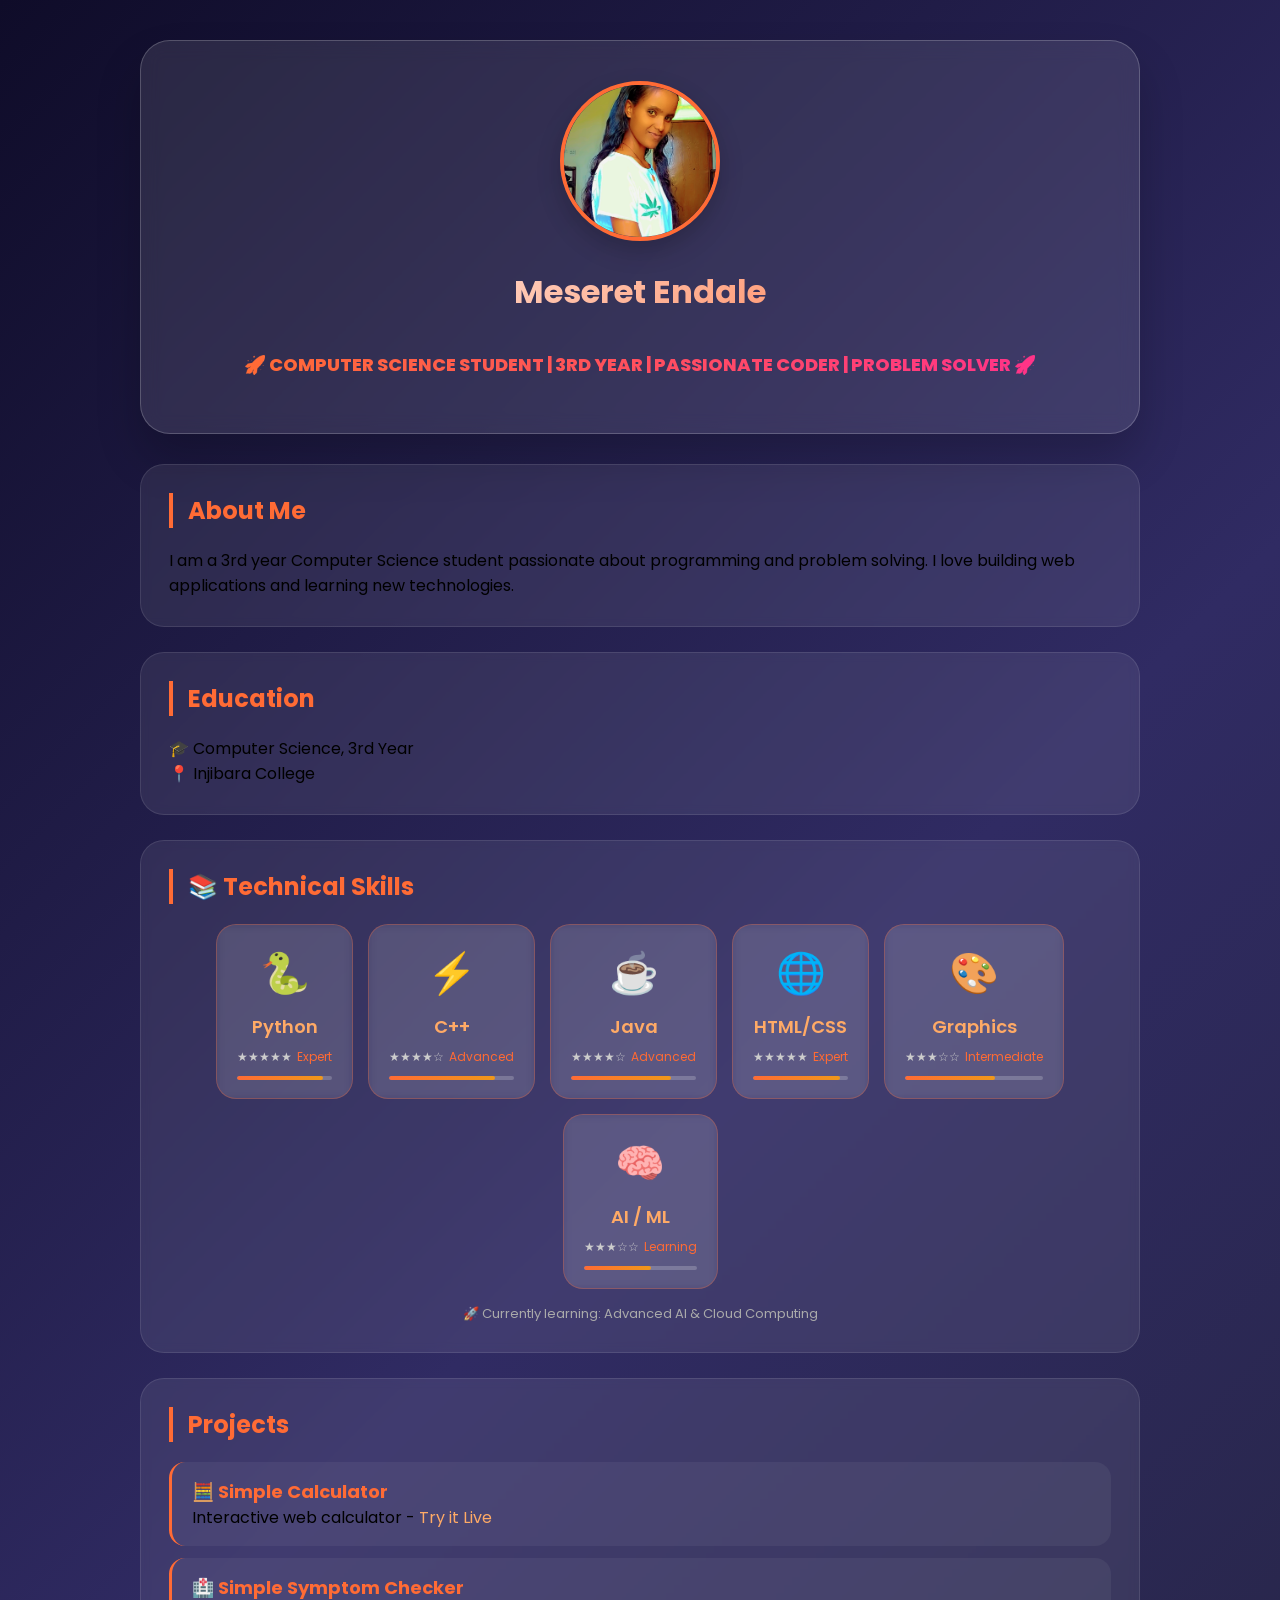
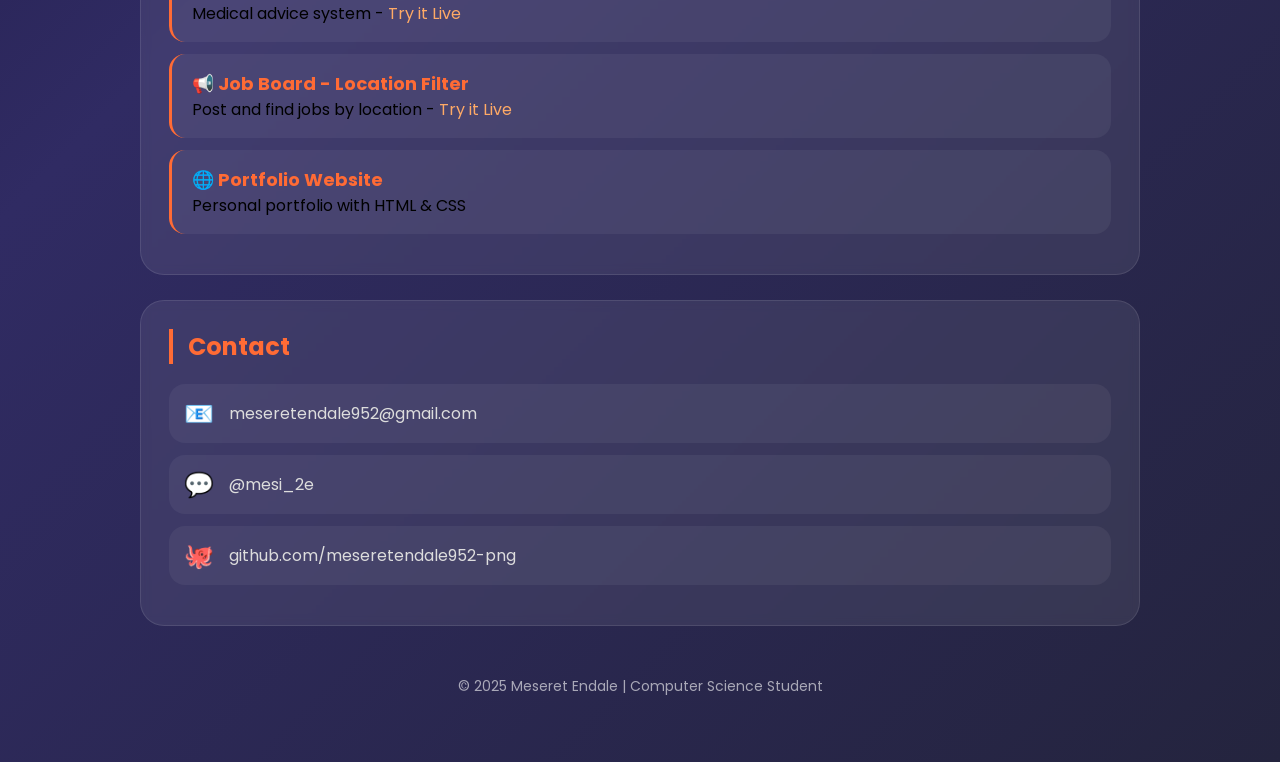
<file: index.html>
<!DOCTYPE html>
<html>
<head>
    <title>Meseret Endale | CS Portfolio</title>
    <meta name="viewport" content="width=device-width, initial-scale=1">
    <link href="https://fonts.googleapis.com/css2?family=Poppins:wght@300;400;500;600;700&display=swap" rel="stylesheet">
    <link rel="stylesheet" href="style.css">
</head>
<body>
    <div class="container">
        <div class="profile-card">
            <img src="profile.jpg" alt="Meseret" class="profile-img" onerror="this.src='https://via.placeholder.com/160'">
            <h1>Meseret Endale</h1>
            <div class="marquee">
                <span>🚀 COMPUTER SCIENCE STUDENT | 3RD YEAR | PASSIONATE CODER | PROBLEM SOLVER 🚀</span>
            </div>
        </div>

        <div class="card">
            <h2>About Me</h2>
            <p>I am a 3rd year Computer Science student passionate about programming and problem solving. I love building web applications and learning new technologies.</p>
        </div>

        <div class="card">
            <h2>Education</h2>
            <p>🎓 Computer Science, 3rd Year</p>
            <p>📍 Injibara College</p>
        </div>

        <div class="card">
            <h2>📚 Technical Skills</h2>
            <div class="skills-container">
                <div class="skill-card">
                    <span class="skill-icon">🐍</span>
                    <div class="skill-name">Python</div>
                    <div class="skill-level">★★★★★ <span>Expert</span></div>
                    <div class="progress-bar"><div class="progress-fill" style="width: 90%"></div></div>
                </div>
                
                <div class="skill-card">
                    <span class="skill-icon">⚡</span>
                    <div class="skill-name">C++</div>
                    <div class="skill-level">★★★★☆ <span>Advanced</span></div>
                    <div class="progress-bar"><div class="progress-fill" style="width: 85%"></div></div>
                </div>
                
                <div class="skill-card">
                    <span class="skill-icon">☕</span>
                    <div class="skill-name">Java</div>
                    <div class="skill-level">★★★★☆ <span>Advanced</span></div>
                    <div class="progress-bar"><div class="progress-fill" style="width: 80%"></div></div>
                </div>
                
                <div class="skill-card">
                    <span class="skill-icon">🌐</span>
                    <div class="skill-name">HTML/CSS</div>
                    <div class="skill-level">★★★★★ <span>Expert</span></div>
                    <div class="progress-bar"><div class="progress-fill" style="width: 92%"></div></div>
                </div>
                
                <div class="skill-card">
                    <span class="skill-icon">🎨</span>
                    <div class="skill-name">Graphics</div>
                    <div class="skill-level">★★★☆☆ <span>Intermediate</span></div>
                    <div class="progress-bar"><div class="progress-fill" style="width: 65%"></div></div>
                </div>
                
                <div class="skill-card">
                    <span class="skill-icon">🧠</span>
                    <div class="skill-name">AI / ML</div>
                    <div class="skill-level">★★★☆☆ <span>Learning</span></div>
                    <div class="progress-bar"><div class="progress-fill" style="width: 60%"></div></div>
                </div>
            </div>
            <div style="margin-top: 15px; text-align: center; color: #aaa; font-size: 13px;">
                🚀 Currently learning: Advanced AI & Cloud Computing
            </div>
        </div>

        <div class="card">
            <h2>Projects</h2>
            <div class="project-item">
                <strong>🧮 Simple Calculator</strong>
                <div>Interactive web calculator - <a href="calculator.html">Try it Live</a></div>
            </div>
            <div class="project-item">
                <strong>🏥 Simple Symptom Checker</strong>
                <div>Medical advice system - <a href="symptom-checker.html">Try it Live</a></div>
            </div>
            <div class="project-item">
                <strong>📢 Job Board - Location Filter</strong>
                <div>Post and find jobs by location - <a href="jobs-location.html">Try it Live</a></div>
            </div>
            <div class="project-item">
                <strong>🌐 Portfolio Website</strong>
                <div>Personal portfolio with HTML & CSS</div>
            </div>
        </div>

        <div class="card">
            <h2>Contact</h2>
            <div class="contact-item">
                <span>📧</span>
                <a href="mailto:meseretendale952@gmail.com">meseretendale952@gmail.com</a>
            </div>
            <div class="contact-item">
                <span>💬</span>
                <a href="https://t.me/mesi_2e">@mesi_2e</a>
            </div>
            <div class="contact-item">
                <span>🐙</span>
                <a href="https://github.com/meseretendale952-png">github.com/meseretendale952-png</a>
            </div>
        </div>

        <div class="footer">
            <p>© 2025 Meseret Endale | Computer Science Student</p>
        </div>
    </div>
</body>
</html>
</file>
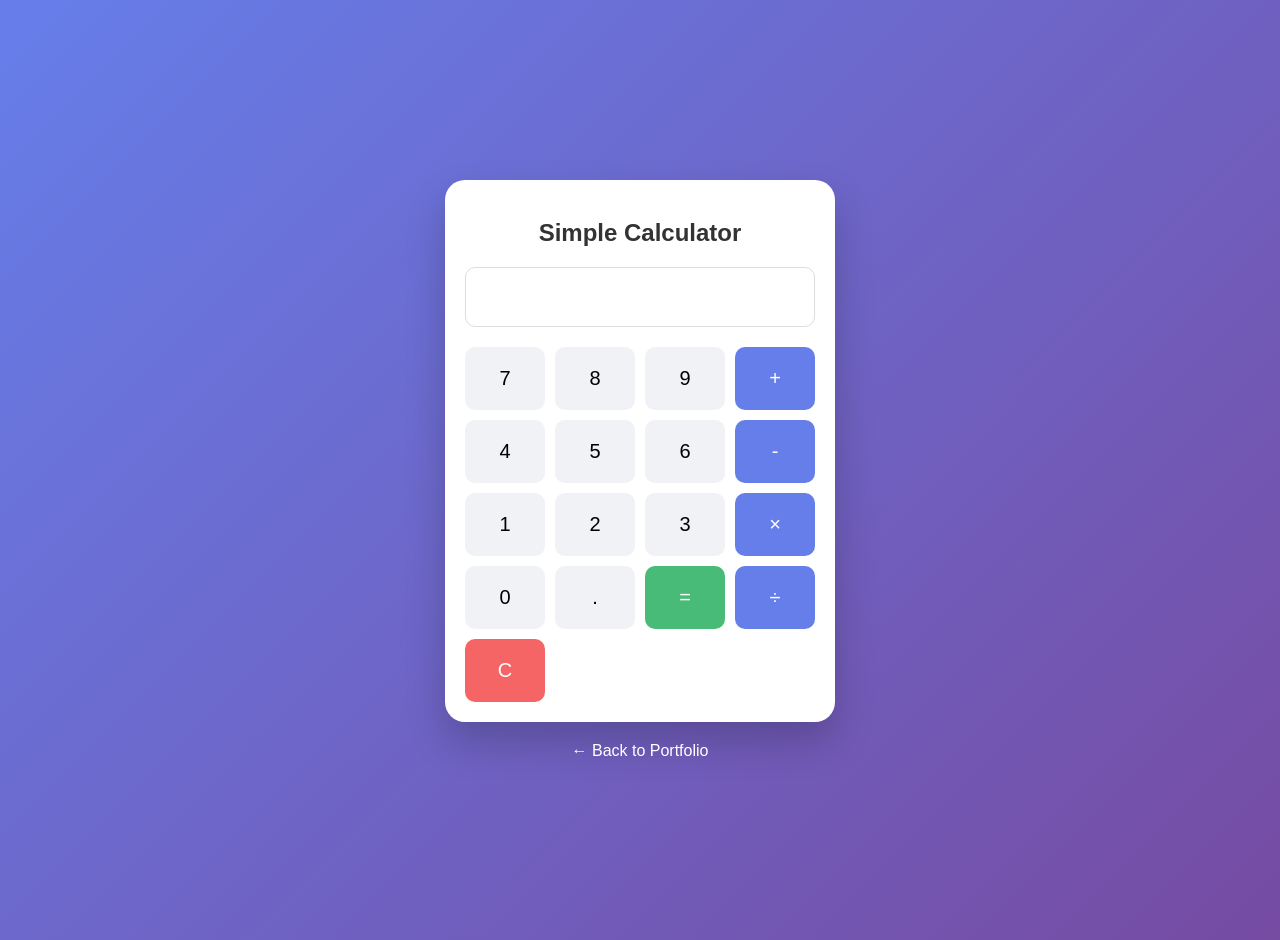
<file: calculator.html>
<!DOCTYPE html>
<html>
<head>
    <title>Calculator - Meseret</title>
    <style>
        body {
            font-family: Arial, sans-serif;
            display: flex;
            justify-content: center;
            align-items: center;
            min-height: 100vh;
            background: linear-gradient(135deg, #667eea 0%, #764ba2 100%);
            margin: 0;
            padding: 20px;
        }
        .calculator {
            background: white;
            border-radius: 20px;
            padding: 20px;
            box-shadow: 0 20px 40px rgba(0,0,0,0.2);
            max-width: 350px;
            width: 100%;
        }
        h2 {
            text-align: center;
            color: #333;
            margin-bottom: 20px;
        }
        #display {
            width: 100%;
            height: 60px;
            font-size: 28px;
            text-align: right;
            padding: 10px;
            border: 1px solid #ddd;
            border-radius: 10px;
            margin-bottom: 20px;
            box-sizing: border-box;
        }
        .buttons {
            display: grid;
            grid-template-columns: repeat(4, 1fr);
            gap: 10px;
        }
        button {
            padding: 20px;
            font-size: 20px;
            border: none;
            border-radius: 10px;
            cursor: pointer;
            background: #f0f2f5;
            transition: 0.3s;
        }
        button:hover {
            background: #e0e2e5;
        }
        .operator {
            background: #667eea;
            color: white;
        }
        .operator:hover {
            background: #5a67d8;
        }
        .equals {
            background: #48bb78;
            color: white;
        }
        .equals:hover {
            background: #38a169;
        }
        .clear {
            background: #f56565;
            color: white;
        }
        .clear:hover {
            background: #e53e3e;
        }
        .back-link {
            text-align: center;
            margin-top: 20px;
        }
        .back-link a {
            color: white;
            text-decoration: none;
        }
    </style>
</head>
<body>
    <div>
        <div class="calculator">
            <h2>Simple Calculator</h2>
            <input type="text" id="display" readonly>
            <div class="buttons">
                <button onclick="appendNumber('7')">7</button>
                <button onclick="appendNumber('8')">8</button>
                <button onclick="appendNumber('9')">9</button>
                <button class="operator" onclick="setOperator('+')">+</button>
                
                <button onclick="appendNumber('4')">4</button>
                <button onclick="appendNumber('5')">5</button>
                <button onclick="appendNumber('6')">6</button>
                <button class="operator" onclick="setOperator('-')">-</button>
                
                <button onclick="appendNumber('1')">1</button>
                <button onclick="appendNumber('2')">2</button>
                <button onclick="appendNumber('3')">3</button>
                <button class="operator" onclick="setOperator('*')">×</button>
                
                <button onclick="appendNumber('0')">0</button>
                <button onclick="appendNumber('.')">.</button>
                <button class="equals" onclick="calculate()">=</button>
                <button class="operator" onclick="setOperator('/')">÷</button>
                
                <button class="clear" onclick="clearDisplay()">C</button>
            </div>
        </div>
        <div class="back-link">
            <a href="https://meseretendale952-png.github.io/Portfolio">← Back to Portfolio</a>
        </div>
    </div>

    <script>
        let display = document.getElementById('display');
        let currentNumber = '';
        let previousNumber = '';
        let operation = null;

        function appendNumber(num) {
            currentNumber += num;
            display.value = currentNumber;
        }

        function setOperator(op) {
            if (currentNumber === '') return;
            if (previousNumber !== '') calculate();
            operation = op;
            previousNumber = currentNumber;
            currentNumber = '';
        }

        function calculate() {
            if (previousNumber === '' || currentNumber === '' || operation === null) return;
            
            let result;
            let prev = parseFloat(previousNumber);
            let curr = parseFloat(currentNumber);
            
            switch(operation) {
                case '+': result = prev + curr; break;
                case '-': result = prev - curr; break;
                case '*': result = prev * curr; break;
                case '/': result = prev / curr; break;
                default: return;
            }
            
            display.value = result;
            currentNumber = result.toString();
            previousNumber = '';
            operation = null;
        }

        function clearDisplay() {
            currentNumber = '';
            previousNumber = '';
            operation = null;
            display.value = '';
        }
    </script>
</body>
</html>
</file>
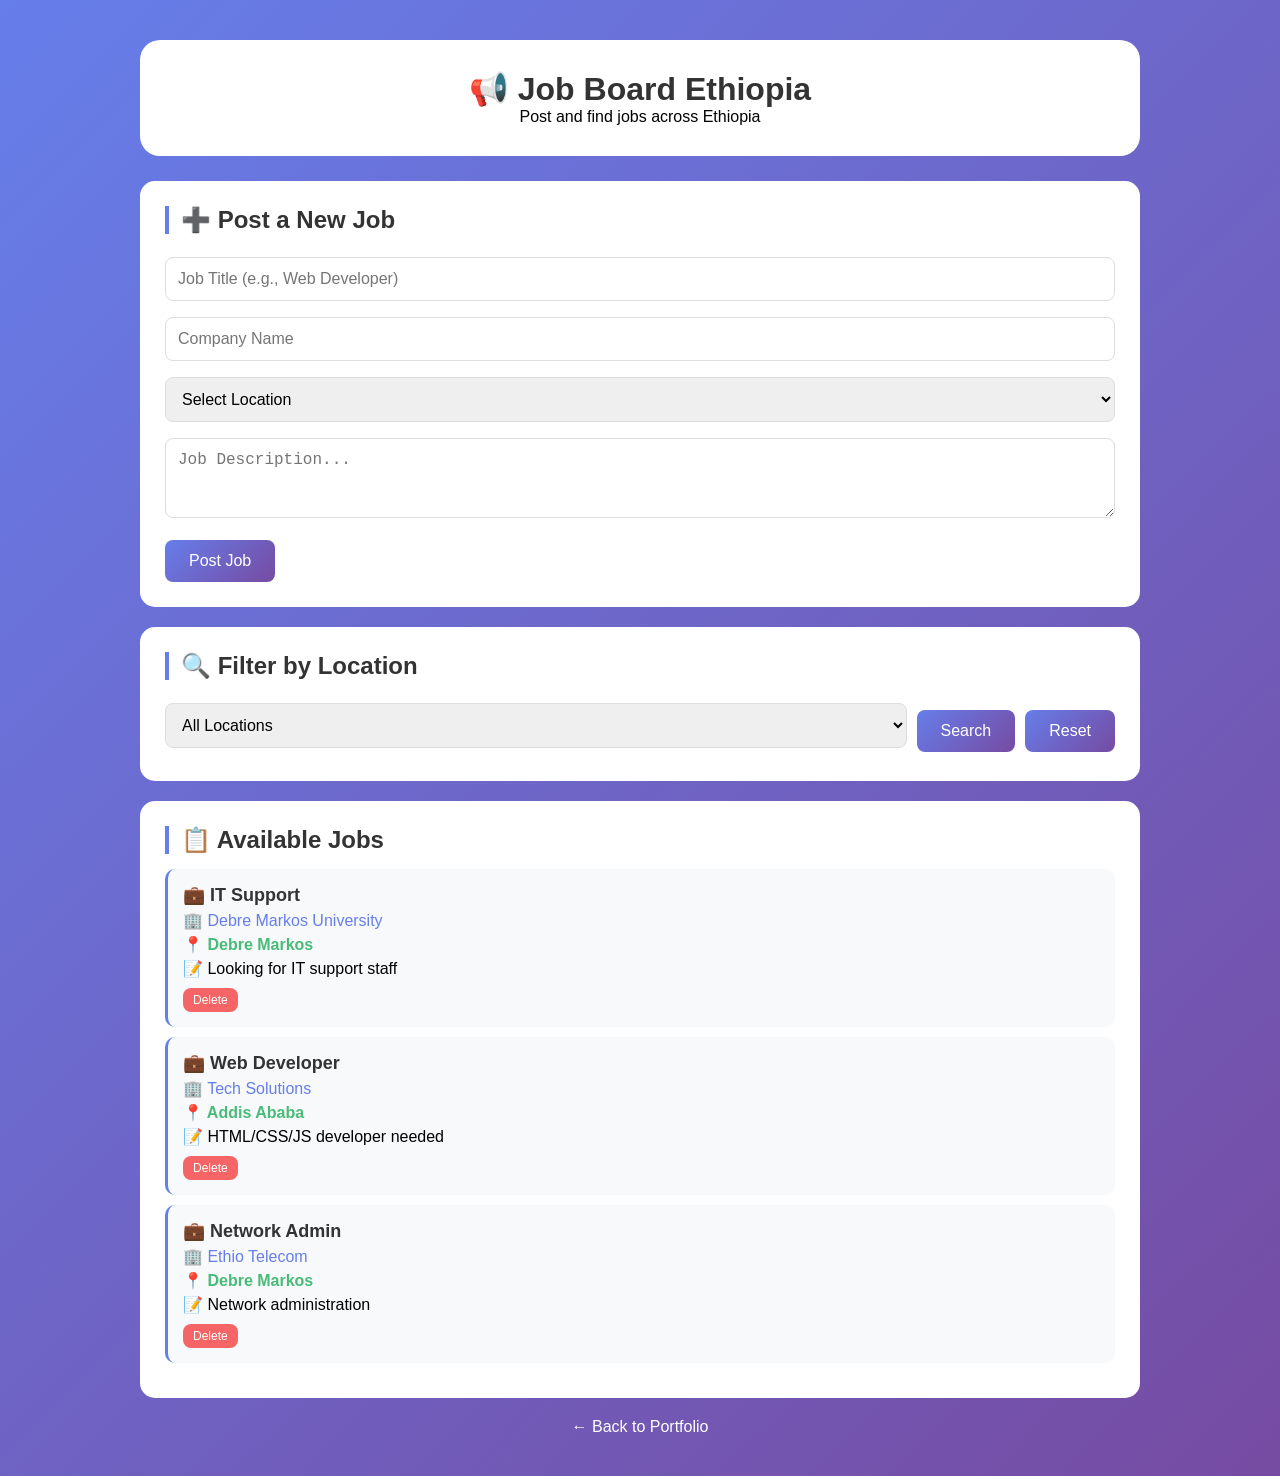
<file: jobs-location.html>
<!DOCTYPE html>
<html>
<head>
    <title>Job Board - Meseret</title>
    <meta name="viewport" content="width=device-width, initial-scale=1">
    <style>
        * {
            margin: 0;
            padding: 0;
            box-sizing: border-box;
        }
        body {
            font-family: 'Segoe UI', Arial, sans-serif;
            background: linear-gradient(135deg, #667eea 0%, #764ba2 100%);
            padding: 40px 20px;
        }
        .container {
            max-width: 1000px;
            margin: 0 auto;
        }
        .header {
            background: white;
            border-radius: 20px;
            padding: 30px;
            text-align: center;
            margin-bottom: 25px;
        }
        h1 {
            color: #333;
        }
        .filter-card, .form-card, .jobs-card {
            background: white;
            border-radius: 15px;
            padding: 25px;
            margin-bottom: 20px;
        }
        h2 {
            color: #333;
            margin-bottom: 15px;
            border-left: 4px solid #667eea;
            padding-left: 12px;
        }
        input, textarea, select {
            width: 100%;
            padding: 12px;
            margin: 8px 0;
            border: 1px solid #ddd;
            border-radius: 8px;
            font-size: 16px;
        }
        button {
            background: linear-gradient(135deg, #667eea 0%, #764ba2 100%);
            color: white;
            padding: 12px 24px;
            border: none;
            border-radius: 8px;
            font-size: 16px;
            cursor: pointer;
            margin-top: 10px;
        }
        .job-item {
            background: #f8f9fa;
            padding: 15px;
            margin: 10px 0;
            border-radius: 10px;
            border-left: 3px solid #667eea;
        }
        .job-title {
            font-size: 18px;
            font-weight: bold;
            color: #333;
        }
        .job-company {
            color: #667eea;
            margin: 5px 0;
        }
        .job-location {
            color: #48bb78;
            margin: 5px 0;
            font-weight: bold;
        }
        .delete-btn {
            background: #f56565;
            padding: 5px 10px;
            font-size: 12px;
        }
        .filter-row {
            display: flex;
            gap: 10px;
            align-items: center;
        }
        .filter-row select {
            flex: 1;
        }
        .back-link {
            text-align: center;
            margin-top: 20px;
        }
        .back-link a {
            color: white;
            text-decoration: none;
        }
        .no-jobs {
            color: #999;
            text-align: center;
            padding: 20px;
        }
    </style>
</head>
<body>
    <div class="container">
        <div class="header">
            <h1>📢 Job Board Ethiopia</h1>
            <p>Post and find jobs across Ethiopia</p>
        </div>

        <!-- Post Job Form -->
        <div class="form-card">
            <h2>➕ Post a New Job</h2>
            <input type="text" id="jobTitle" placeholder="Job Title (e.g., Web Developer)">
            <input type="text" id="company" placeholder="Company Name">
            <select id="location">
                <option value="">Select Location</option>
                <option value="Addis Ababa">🏙️ Addis Ababa</option>
                <option value="Debre Markos">📍 Debre Markos</option>
                <option value="Bahir Dar">🌊 Bahir Dar</option>
                <option value="Gondar">🏰 Gondar</option>
                <option value="Hawassa">🌳 Hawassa</option>
                <option value="Dire Dawa">🏢 Dire Dawa</option>
                <option value="Mekelle">⛰️ Mekelle</option>
                <option value="Jimma">🍎 Jimma</option>
                <option value="Other">📍 Other</option>
            </select>
            <textarea id="description" rows="3" placeholder="Job Description..."></textarea>
            <button onclick="addJob()">Post Job</button>
        </div>

        <!-- Filter by Location -->
        <div class="filter-card">
            <h2>🔍 Filter by Location</h2>
            <div class="filter-row">
                <select id="filterLocation">
                    <option value="all">All Locations</option>
                    <option value="Addis Ababa">🏙️ Addis Ababa</option>
                    <option value="Debre Markos">📍 Debre Markos</option>
                    <option value="Bahir Dar">🌊 Bahir Dar</option>
                    <option value="Gondar">🏰 Gondar</option>
                    <option value="Hawassa">🌳 Hawassa</option>
                    <option value="Dire Dawa">🏢 Dire Dawa</option>
                    <option value="Mekelle">⛰️ Mekelle</option>
                    <option value="Jimma">🍎 Jimma</option>
                </select>
                <button onclick="filterJobs()">Search</button>
                <button onclick="resetFilter()">Reset</button>
            </div>
        </div>

        <!-- Jobs List -->
        <div class="jobs-card">
            <h2>📋 Available Jobs</h2>
            <div id="jobsList"></div>
        </div>

        <div class="back-link">
            <a href="https://meseretendale952-png.github.io/Portfolio">← Back to Portfolio</a>
        </div>
    </div>

    <script>
        let jobs = [];
        let currentFilter = 'all';

        function loadJobs() {
            let saved = localStorage.getItem('jobBoardLocation');
            if(saved) {
                jobs = JSON.parse(saved);
            } else {
                // Sample jobs for Debre Markos
                jobs = [
                    {title: "IT Support", company: "Debre Markos University", location: "Debre Markos", desc: "Looking for IT support staff"},
                    {title: "Web Developer", company: "Tech Solutions", location: "Addis Ababa", desc: "HTML/CSS/JS developer needed"},
                    {title: "Network Admin", company: "Ethio Telecom", location: "Debre Markos", desc: "Network administration"}
                ];
                saveJobs();
            }
            filterJobs();
        }

        function saveJobs() {
            localStorage.setItem('jobBoardLocation', JSON.stringify(jobs));
        }

        function displayJobs(filteredJobs) {
            let jobsList = document.getElementById('jobsList');
            jobsList.innerHTML = '';
            
            if(filteredJobs.length === 0) {
                jobsList.innerHTML = '<div class="no-jobs">❌ No jobs found in this location</div>';
                return;
            }
            
            for(let i = 0; i < jobs.length; i++) {
                if(currentFilter !== 'all' && jobs[i].location !== currentFilter) {
                    continue;
                }
                jobsList.innerHTML += `
                    <div class="job-item">
                        <div class="job-title">💼 ${jobs[i].title}</div>
                        <div class="job-company">🏢 ${jobs[i].company}</div>
                        <div class="job-location">📍 ${jobs[i].location}</div>
                        <div class="job-desc">📝 ${jobs[i].desc}</div>
                        <button class="delete-btn" onclick="deleteJob(${i})">Delete</button>
                    </div>
                `;
            }
        }

        function filterJobs() {
            let filter = document.getElementById('filterLocation').value;
            currentFilter = filter;
            
            let filtered = jobs.filter(job => {
                if(filter === 'all') return true;
                return job.location === filter;
            });
            
            let jobsList = document.getElementById('jobsList');
            jobsList.innerHTML = '';
            
            if(filtered.length === 0) {
                jobsList.innerHTML = '<div class="no-jobs">❌ No jobs found in ' + filter + '</div>';
                return;
            }
            
            for(let i = 0; i < jobs.length; i++) {
                if(currentFilter !== 'all' && jobs[i].location !== currentFilter) {
                    continue;
                }
                jobsList.innerHTML += `
                    <div class="job-item">
                        <div class="job-title">💼 ${jobs[i].title}</div>
                        <div class="job-company">🏢 ${jobs[i].company}</div>
                        <div class="job-location">📍 ${jobs[i].location}</div>
                        <div class="job-desc">📝 ${jobs[i].desc}</div>
                        <button class="delete-btn" onclick="deleteJob(${i})">Delete</button>
                    </div>
                `;
            }
        }

        function resetFilter() {
            document.getElementById('filterLocation').value = 'all';
            currentFilter = 'all';
            filterJobs();
        }

        function addJob() {
            let title = document.getElementById('jobTitle').value;
            let company = document.getElementById('company').value;
            let location = document.getElementById('location').value;
            let desc = document.getElementById('description').value;
            
            if(title === '' || company === '' || location === '' || desc === '') {
                alert('Please fill all fields!');
                return;
            }
            
            jobs.push({title: title, company: company, location: location, desc: desc});
            saveJobs();
            filterJobs();
            
            document.getElementById('jobTitle').value = '';
            document.getElementById('company').value = '';
            document.getElementById('location').value = '';
            document.getElementById('description').value = '';
        }

        function deleteJob(index) {
            jobs.splice(index, 1);
            saveJobs();
            filterJobs();
        }

        loadJobs();
    </script>
</body>
</html>
</file>
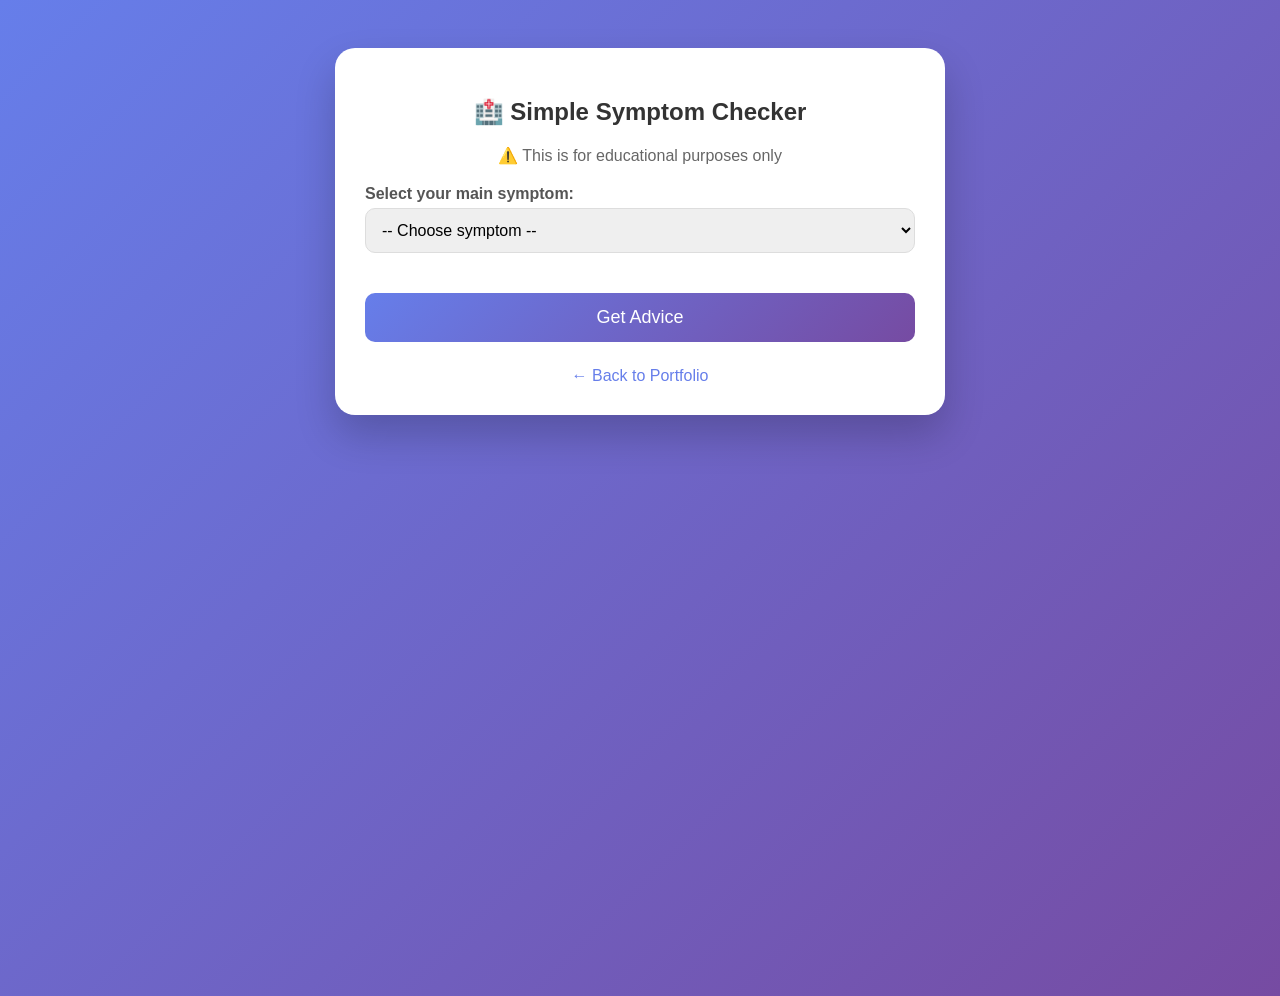
<file: symptom-checker.html>
<!DOCTYPE html>
<html>
<head>
    <title>Symptom Checker - Meseret</title>
    <style>
        body {
            font-family: 'Segoe UI', Arial, sans-serif;
            background: linear-gradient(135deg, #667eea 0%, #764ba2 100%);
            padding: 40px 20px;
            min-height: 100vh;
        }
        .container {
            max-width: 550px;
            margin: 0 auto;
            background: white;
            padding: 30px;
            border-radius: 20px;
            box-shadow: 0 20px 40px rgba(0,0,0,0.2);
        }
        h2 {
            color: #333;
            text-align: center;
            margin-bottom: 20px;
        }
        .symptom-box {
            margin: 20px 0;
        }
        label {
            display: block;
            margin: 15px 0 5px;
            font-weight: bold;
            color: #555;
        }
        select, input {
            width: 100%;
            padding: 12px;
            font-size: 16px;
            border: 1px solid #ddd;
            border-radius: 10px;
            box-sizing: border-box;
        }
        button {
            width: 100%;
            padding: 14px;
            background: linear-gradient(135deg, #667eea 0%, #764ba2 100%);
            color: white;
            border: none;
            border-radius: 10px;
            font-size: 18px;
            cursor: pointer;
            margin-top: 20px;
        }
        button:hover {
            opacity: 0.9;
        }
        .result {
            background: #f0f2f5;
            padding: 20px;
            border-radius: 10px;
            margin-top: 25px;
            display: none;
        }
        .result.show {
            display: block;
        }
        .advice {
            color: #333;
            line-height: 1.6;
        }
        .warning {
            background: #fff3cd;
            border-left: 4px solid #ffc107;
            padding: 10px;
            margin-top: 15px;
            border-radius: 5px;
        }
        .back-link {
            text-align: center;
            margin-top: 25px;
        }
        .back-link a {
            color: #667eea;
            text-decoration: none;
        }
    </style>
</head>
<body>
    <div class="container">
        <h2>🏥 Simple Symptom Checker</h2>
        <p style="text-align: center; color: #666;">⚠️ This is for educational purposes only</p>

        <div class="symptom-box">
            <label>Select your main symptom:</label>
            <select id="symptom">
                <option value="">-- Choose symptom --</option>
                <option value="fever">🤒 Fever</option>
                <option value="headache">🤕 Headache</option>
                <option value="cough">😷 Cough</option>
                <option value="stomach">🤢 Stomach pain</option>
                <option value="cold">🤧 Cold / Runny nose</option>
                <option value="sorethroat">😖 Sore throat</option>
            </select>
        </div>

        <button onclick="checkSymptom()">Get Advice</button>

        <div id="result" class="result">
            <div id="adviceText" class="advice"></div>
            <div class="warning">
                ⚠️ <strong>Disclaimer:</strong> This is not medical advice. Always consult a doctor.
            </div>
        </div>

        <div class="back-link">
            <a href="https://meseretendale952-png.github.io/Portfolio">← Back to Portfolio</a>
        </div>
    </div>

    <script>
        function checkSymptom() {
            let symptom = document.getElementById('symptom').value;
            let resultDiv = document.getElementById('result');
            let adviceText = document.getElementById('adviceText');

            let advice = '';

            if(symptom === 'fever') {
                advice = '💡 <strong>Advice for Fever:</strong><br><br>• Rest and drink plenty of water<br>• Take paracetamol if needed<br>• Use cool compress<br>• See doctor if fever lasts >3 days or is very high';
            }
            else if(symptom === 'headache') {
                advice = '💡 <strong>Advice for Headache:</strong><br><br>• Rest in a dark, quiet room<br>• Drink water (dehydration causes headaches)<br>• Apply cold compress to forehead<br>• See doctor if severe or persistent';
            }
            else if(symptom === 'cough') {
                advice = '💡 <strong>Advice for Cough:</strong><br><br>• Drink warm fluids (tea, soup)<br>• Use honey in warm water<br>• Rest and avoid cold<br>• See doctor if persists >1 week';
            }
            else if(symptom === 'stomach') {
                advice = '💡 <strong>Advice for Stomach Pain:</strong><br><br>• Eat light, bland food<br>• Drink clear fluids<br>• Avoid spicy/oily food<br>• See doctor if severe or persistent';
            }
            else if(symptom === 'cold') {
                advice = '💡 <strong>Advice for Cold:</strong><br><br>• Rest and stay warm<br>• Drink warm fluids<br>• Use saline nasal spray<br>• Wash hands frequently';
            }
            else if(symptom === 'sorethroat') {
                advice = '💡 <strong>Advice for Sore Throat:</strong><br><br>• Gargle warm salt water<br>• Drink warm tea with honey<br>• Rest your voice<br>• See doctor if severe';
            }
            else {
                advice = '⚠️ Please select a symptom from the list above.';
            }

            adviceText.innerHTML = advice;
            resultDiv.classList.add('show');
        }
    </script>
</body>
</html>
</file>
<file: style.css>
* {
    margin: 0;
    padding: 0;
    box-sizing: border-box;
}

body {
    font-family: 'Poppins', 'Segoe UI', Tahoma, Geneva, Verdana, sans-serif;
    background: linear-gradient(135deg, #0f0c29 0%, #302b63 50%, #24243e 100%);
    padding: 40px 20px;
    min-height: 100vh;
}

.container {
    max-width: 1000px;
    margin: 0 auto;
    animation: fadeInUp 0.8s ease-out;
}

@keyframes fadeInUp {
    from {
        opacity: 0;
        transform: translateY(30px);
    }
    to {
        opacity: 1;
        transform: translateY(0);
    }
}

/* Profile Card */
.profile-card {
    background: rgba(255, 255, 255, 0.1);
    backdrop-filter: blur(10px);
    border-radius: 30px;
    padding: 40px 30px;
    text-align: center;
    margin-bottom: 30px;
    box-shadow: 0 25px 45px rgba(0,0,0,0.2);
    border: 1px solid rgba(255,255,255,0.2);
    transition: transform 0.3s ease;
}

.profile-card:hover {
    transform: translateY(-5px);
}

.profile-img {
    width: 160px;
    height: 160px;
    border-radius: 50%;
    object-fit: cover;
    border: 4px solid #ff6b35;
    box-shadow: 0 10px 25px rgba(0,0,0,0.2);
    transition: transform 0.3s;
}

.profile-img:hover {
    transform: scale(1.05);
}

/* Marquee */
.marquee {
    background: transparent;
    padding: 15px 0;
    margin-top: 20px;
    overflow: hidden;
    white-space: nowrap;
    width: 100%;
}

.marquee span {
    display: inline-block;
    font-size: 18px;
    font-weight: 800;
    background: linear-gradient(90deg, #ff6b35, #ff3388, #00ffaa, #ffcc00, #ff6b35);
    background-size: 400% auto;
    background-clip: text;
    -webkit-background-clip: text;
    color: transparent;
    animation: slideLeftToRight 12s linear infinite, gradientShift 3s ease infinite;
}

@keyframes gradientShift {
    0% { background-position: 0% center; }
    100% { background-position: 100% center; }
}

@keyframes slideLeftToRight {
    0% {
        transform: translateX(-100%);
    }
    100% {
        transform: translateX(100%);
    }
}

.marquee span:hover {
    animation-play-state: paused;
    cursor: pointer;
}

h1 {
    background: linear-gradient(135deg, #fff, #ff6b35);
    background-clip: text;
    -webkit-background-clip: text;
    color: transparent;
    margin-top: 20px;
    font-size: 32px;
}

.title {
    color: #ff6b35;
    font-size: 18px;
    letter-spacing: 1px;
    margin-top: 5px;
}

/* Cards */
.card {
    background: rgba(255, 255, 255, 0.08);
    backdrop-filter: blur(5px);
    border-radius: 24px;
    padding: 28px;
    margin-bottom: 25px;
    border: 1px solid rgba(255,255,255,0.1);
    transition: all 0.3s ease;
}

.card:hover {
    transform: translateY(-3px);
    background: rgba(255, 255, 255, 0.12);
    box-shadow: 0 15px 35px rgba(0,0,0,0.2);
}

h2 {
    color: #ff6b35;
    border-left: 4px solid #ff6b35;
    padding-left: 15px;
    margin-bottom: 20px;
    font-size: 24px;
}

/* Skills Section */
.skills-container {
    display: flex;
    flex-wrap: wrap;
    gap: 15px;
    justify-content: center;
    margin-top: 10px;
}

.skill-card {
    background: rgba(255, 255, 255, 0.08);
    backdrop-filter: blur(5px);
    border-radius: 20px;
    padding: 18px 20px;
    min-width: 130px;
    text-align: center;
    transition: all 0.3s ease;
    border: 1px solid rgba(255, 107, 53, 0.3);
    cursor: default;
}

.skill-card:hover {
    transform: translateY(-5px) scale(1.02);
    background: rgba(255, 107, 53, 0.2);
    border-color: #ff6b35;
    box-shadow: 0 10px 25px rgba(255, 107, 53, 0.3);
}

.skill-icon {
    font-size: 40px;
    margin-bottom: 10px;
    display: block;
}

.skill-name {
    font-size: 18px;
    font-weight: 600;
    color: #ffaa66;
    margin-bottom: 8px;
}

.skill-level {
    font-size: 12px;
    color: #ccc;
    display: flex;
    align-items: center;
    justify-content: center;
    gap: 5px;
    margin-top: 8px;
}

.skill-level span {
    color: #ff6b35;
}

.progress-bar {
    width: 100%;
    height: 4px;
    background: rgba(255, 255, 255, 0.2);
    border-radius: 10px;
    margin-top: 10px;
    overflow: hidden;
}

.progress-fill {
    height: 100%;
    background: linear-gradient(90deg, #ff6b35, #f09819);
    border-radius: 10px;
    transition: width 1s ease;
}

/* Project Items */
.project-item {
    background: rgba(255, 255, 255, 0.05);
    padding: 16px 20px;
    margin: 12px 0;
    border-radius: 16px;
    border-left: 3px solid #ff6b35;
    transition: all 0.3s;
}

.project-item:hover {
    background: rgba(255, 255, 255, 0.1);
    transform: translateX(5px);
}

.project-item strong {
    color: #ff6b35;
    font-size: 18px;
}

.project-item a {
    color: #ffaa66;
    text-decoration: none;
    transition: color 0.3s;
}

.project-item a:hover {
    color: #ff6b35;
    text-decoration: underline;
}

/* Contact Items */
.contact-item {
    display: flex;
    align-items: center;
    gap: 15px;
    padding: 12px 15px;
    background: rgba(255, 255, 255, 0.05);
    border-radius: 16px;
    margin: 12px 0;
    transition: all 0.3s;
}

.contact-item:hover {
    background: rgba(255, 255, 255, 0.1);
    transform: translateX(8px);
}

.contact-item span {
    font-size: 24px;
}

.contact-item a {
    color: #ddd;
    text-decoration: none;
    transition: color 0.3s;
}

.contact-item a:hover {
    color: #ff6b35;
}

/* Footer */
.footer {
    text-align: center;
    padding: 25px;
    color: rgba(255,255,255,0.6);
    font-size: 14px;
}

/* Responsive */
@media (max-width: 600px) {
    .profile-img { width: 120px; height: 120px; }
    h1 { font-size: 24px; }
    .title { font-size: 14px; }
    h2 { font-size: 20px; }
    .card { padding: 20px; }
    .marquee span { font-size: 14px; }
}
</file>
